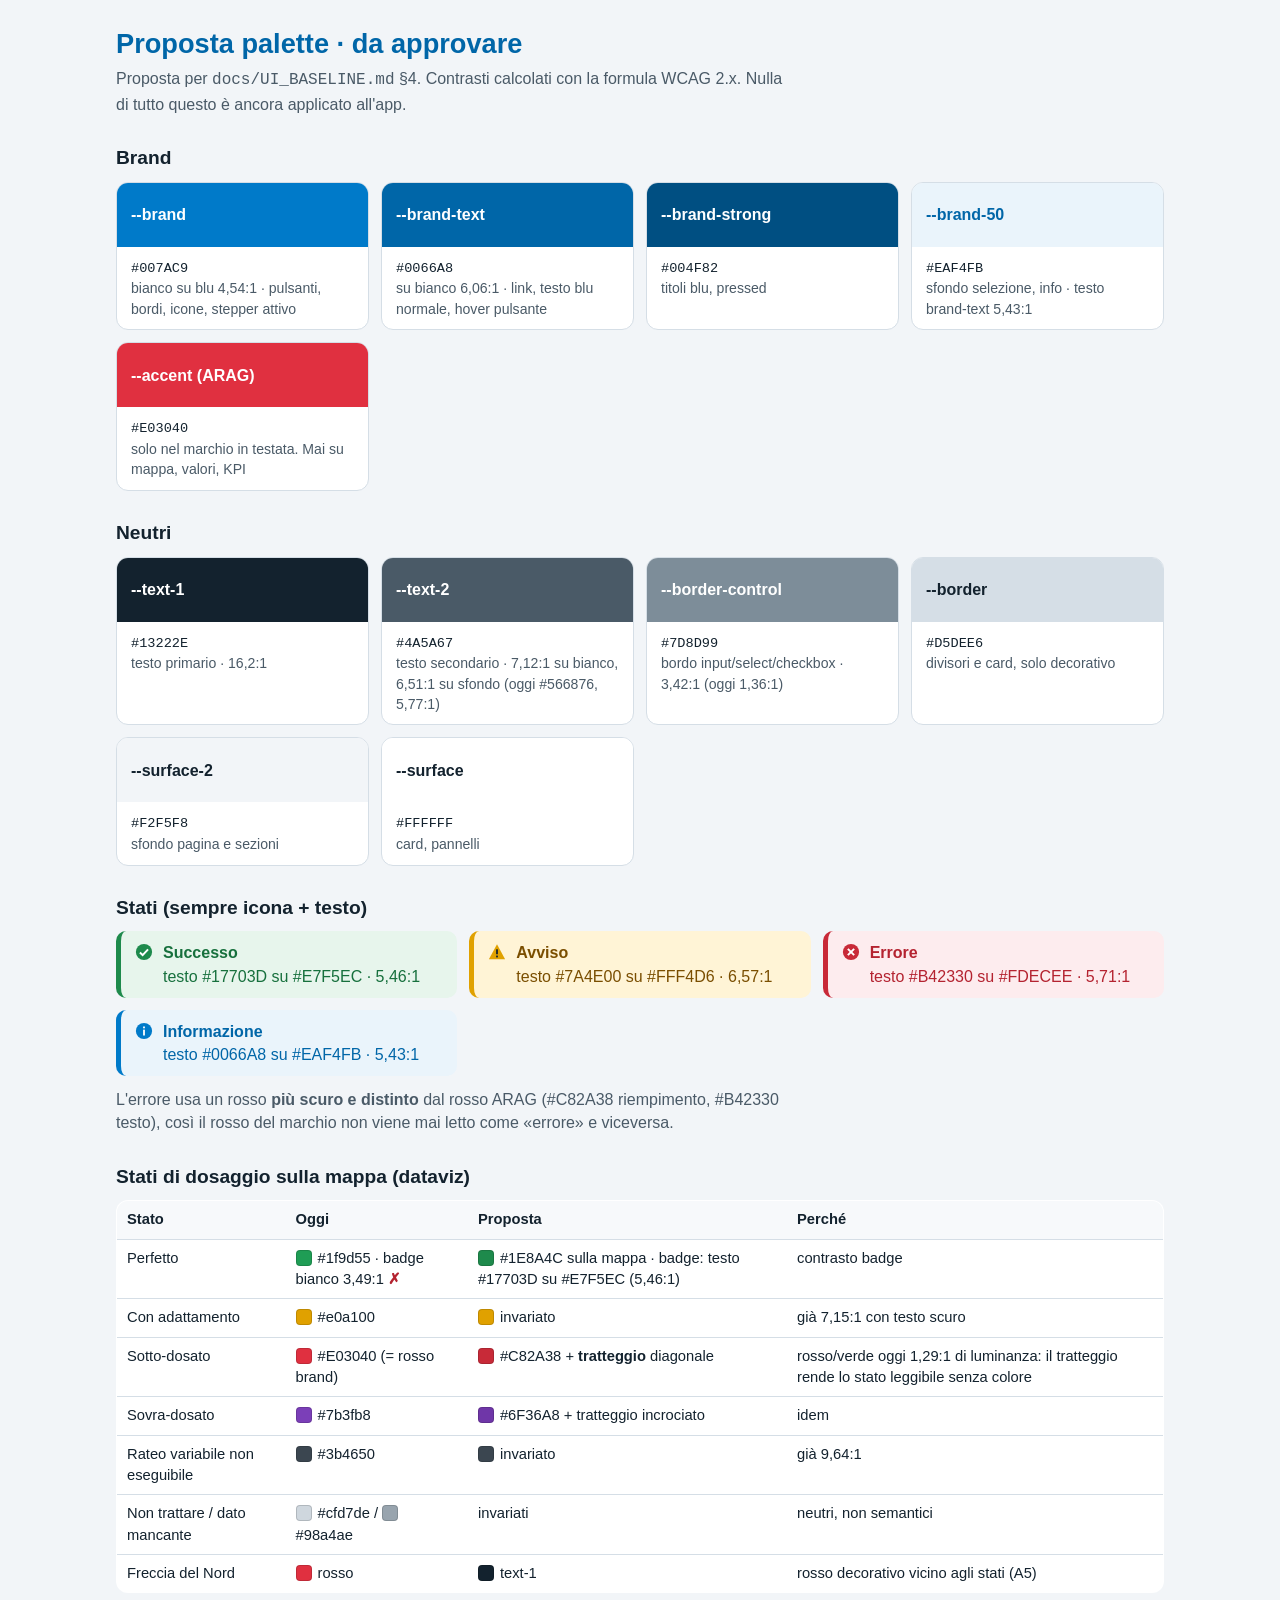
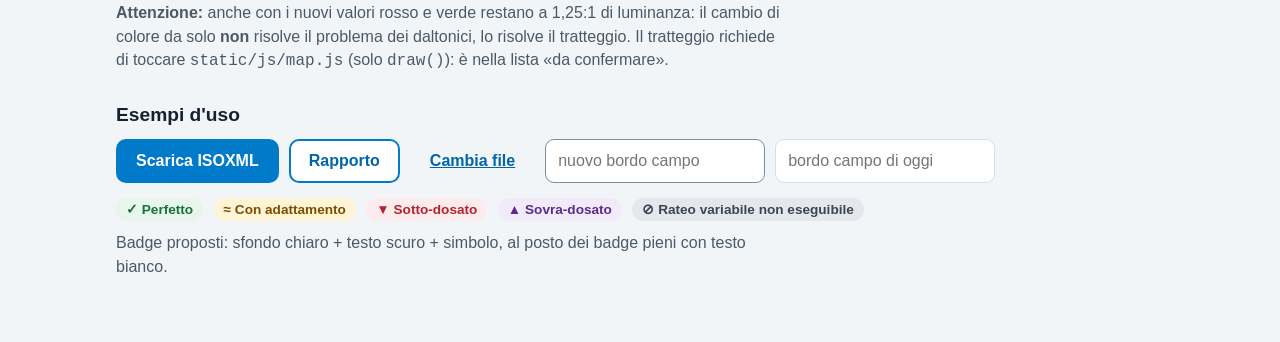
<file: docs/ui-proposta-colori.html>
<!doctype html>
<html lang="it">
<head>
<meta charset="utf-8">
<meta name="viewport" content="width=device-width,initial-scale=1">
<title>Proposta colori</title>
<style>
:root{--ink:#13222E;--text-2:#4A5A67;--bg:#F2F5F8;--line:#D5DEE6}
*{box-sizing:border-box}
body{margin:0;background:var(--bg);color:var(--ink);font:16px/1.45 "Source Sans 3","Helvetica Neue",Arial,sans-serif}
main{max-width:1080px;margin:0 auto;padding:24px 16px 60px}
h1{font-size:1.7rem;margin:0 0 4px;color:#0066A8} h2{font-size:1.2rem;margin:28px 0 10px}
p{margin:4px 0 12px;color:var(--text-2);max-width:75ch}
.grid{display:grid;grid-template-columns:repeat(auto-fill,minmax(230px,1fr));gap:12px}
.sw{background:#fff;border:1px solid var(--line);border-radius:12px;overflow:hidden}
.sw .c{height:64px;display:flex;align-items:center;padding:0 14px;font-weight:600}
.sw .m{padding:10px 14px;font-size:.88rem}
.sw code{font-size:.85rem}
.sw .r{color:var(--text-2)}
.ok{color:#17703D;font-weight:600} .ko{color:#B42330;font-weight:600}
.demo{display:grid;grid-template-columns:repeat(auto-fill,minmax(300px,1fr));gap:12px}
.alert{display:flex;gap:10px;align-items:flex-start;border-radius:10px;padding:10px 14px;border-left:5px solid}
.alert svg{flex:none;margin-top:2px}
.al-ok{background:#E7F5EC;border-color:#1E8A4C;color:#17703D}
.al-warn{background:#FFF4D6;border-color:#E0A100;color:#7A4E00}
.al-err{background:#FDECEE;border-color:#C82A38;color:#B42330}
.al-info{background:#EAF4FB;border-color:#007AC9;color:#0066A8}
.alert b{display:block;color:inherit}
.badges span{display:inline-flex;align-items:center;gap:5px;padding:2px 10px;border-radius:99px;font-size:.85rem;font-weight:600;margin:0 6px 6px 0}
table{border-collapse:collapse;width:100%;background:#fff;border:1px solid var(--line);border-radius:12px;overflow:hidden;font-size:.92rem}
th,td{padding:8px 10px;border-bottom:1px solid var(--line);text-align:left;vertical-align:top}
th{background:#F7F9FB}
.chip{display:inline-block;width:16px;height:16px;border-radius:4px;vertical-align:-3px;margin-right:6px;border:1px solid rgba(0,0,0,.15)}
.btnrow{display:flex;gap:10px;flex-wrap:wrap;align-items:center}
.b{min-height:44px;padding:0 18px;border-radius:10px;font:inherit;font-weight:600;border:2px solid #007AC9;display:inline-flex;align-items:center}
.b1{background:#007AC9;color:#fff} .b2{background:#fff;color:#0066A8} .b3{border-color:transparent;background:transparent;color:#0066A8;text-decoration:underline}
input.f{min-height:44px;border:1.5px solid #7D8D99;border-radius:9px;padding:0 12px;font:inherit;width:220px;max-width:100%}
input.f.old{border-color:#d3dfe8}
@media (max-width:560px){.grid{grid-template-columns:1fr}}
</style>
</head>
<body>
<main>
<h1>Proposta palette · da approvare</h1>
<p>Proposta per <code>docs/UI_BASELINE.md</code> §4. Contrasti calcolati con la formula WCAG 2.x. Nulla di tutto questo è ancora applicato all'app.</p>

<h2>Brand</h2>
<div class="grid">
  <div class="sw"><div class="c" style="background:#007AC9;color:#fff">--brand</div><div class="m"><code>#007AC9</code><br><span class="r">bianco su blu 4,54:1 · pulsanti, bordi, icone, stepper attivo</span></div></div>
  <div class="sw"><div class="c" style="background:#0066A8;color:#fff">--brand-text</div><div class="m"><code>#0066A8</code><br><span class="r">su bianco 6,06:1 · link, testo blu normale, hover pulsante</span></div></div>
  <div class="sw"><div class="c" style="background:#004F82;color:#fff">--brand-strong</div><div class="m"><code>#004F82</code><br><span class="r">titoli blu, pressed</span></div></div>
  <div class="sw"><div class="c" style="background:#EAF4FB;color:#0066A8">--brand-50</div><div class="m"><code>#EAF4FB</code><br><span class="r">sfondo selezione, info · testo brand-text 5,43:1</span></div></div>
  <div class="sw"><div class="c" style="background:#E03040;color:#fff">--accent (ARAG)</div><div class="m"><code>#E03040</code><br><span class="r">solo nel marchio in testata. Mai su mappa, valori, KPI</span></div></div>
</div>

<h2>Neutri</h2>
<div class="grid">
  <div class="sw"><div class="c" style="background:#13222E;color:#fff">--text-1</div><div class="m"><code>#13222E</code><br><span class="r">testo primario · 16,2:1</span></div></div>
  <div class="sw"><div class="c" style="background:#4A5A67;color:#fff">--text-2</div><div class="m"><code>#4A5A67</code><br><span class="r">testo secondario · 7,12:1 su bianco, 6,51:1 su sfondo (oggi #566876, 5,77:1)</span></div></div>
  <div class="sw"><div class="c" style="background:#7D8D99;color:#fff">--border-control</div><div class="m"><code>#7D8D99</code><br><span class="r">bordo input/select/checkbox · 3,42:1 (oggi 1,36:1)</span></div></div>
  <div class="sw"><div class="c" style="background:#D5DEE6">--border</div><div class="m"><code>#D5DEE6</code><br><span class="r">divisori e card, solo decorativo</span></div></div>
  <div class="sw"><div class="c" style="background:#F2F5F8">--surface-2</div><div class="m"><code>#F2F5F8</code><br><span class="r">sfondo pagina e sezioni</span></div></div>
  <div class="sw"><div class="c" style="background:#FFFFFF">--surface</div><div class="m"><code>#FFFFFF</code><br><span class="r">card, pannelli</span></div></div>
</div>

<h2>Stati (sempre icona + testo)</h2>
<div class="demo">
  <div class="alert al-ok"><svg width="18" height="18" viewBox="0 0 20 20" aria-hidden="true"><circle cx="10" cy="10" r="9" fill="#1E8A4C"/><path d="M5.5 10.5l3 3 6-6.5" stroke="#fff" stroke-width="2.2" fill="none"/></svg><div><b>Successo</b>testo #17703D su #E7F5EC · 5,46:1</div></div>
  <div class="alert al-warn"><svg width="18" height="18" viewBox="0 0 20 20" aria-hidden="true"><path d="M10 1.5l9 16.5H1z" fill="#E0A100"/><rect x="9" y="7" width="2" height="5.5" fill="#13222E"/><rect x="9" y="14" width="2" height="2" fill="#13222E"/></svg><div><b>Avviso</b>testo #7A4E00 su #FFF4D6 · 6,57:1</div></div>
  <div class="alert al-err"><svg width="18" height="18" viewBox="0 0 20 20" aria-hidden="true"><circle cx="10" cy="10" r="9" fill="#C82A38"/><path d="M6.5 6.5l7 7M13.5 6.5l-7 7" stroke="#fff" stroke-width="2.2"/></svg><div><b>Errore</b>testo #B42330 su #FDECEE · 5,71:1</div></div>
  <div class="alert al-info"><svg width="18" height="18" viewBox="0 0 20 20" aria-hidden="true"><circle cx="10" cy="10" r="9" fill="#007AC9"/><rect x="9" y="8.5" width="2" height="6.5" fill="#fff"/><rect x="9" y="5" width="2" height="2" fill="#fff"/></svg><div><b>Informazione</b>testo #0066A8 su #EAF4FB · 5,43:1</div></div>
</div>
<p style="margin-top:12px">L'errore usa un rosso <b>più scuro e distinto</b> dal rosso ARAG (#C82A38 riempimento, #B42330 testo), così il rosso del marchio non viene mai letto come «errore» e viceversa.</p>

<h2>Stati di dosaggio sulla mappa (dataviz)</h2>
<div style="overflow-x:auto"><table>
<thead><tr><th>Stato</th><th>Oggi</th><th>Proposta</th><th>Perché</th></tr></thead>
<tbody>
<tr><td>Perfetto</td><td><span class="chip" style="background:#1f9d55"></span>#1f9d55 · badge bianco 3,49:1 <span class="ko">✗</span></td><td><span class="chip" style="background:#1E8A4C"></span>#1E8A4C sulla mappa · badge: testo #17703D su #E7F5EC (5,46:1)</td><td>contrasto badge</td></tr>
<tr><td>Con adattamento</td><td><span class="chip" style="background:#e0a100"></span>#e0a100</td><td><span class="chip" style="background:#E0A100"></span>invariato</td><td>già 7,15:1 con testo scuro</td></tr>
<tr><td>Sotto-dosato</td><td><span class="chip" style="background:#E03040"></span>#E03040 (= rosso brand)</td><td><span class="chip" style="background:#C82A38"></span>#C82A38 + <b>tratteggio</b> diagonale</td><td>rosso/verde oggi 1,29:1 di luminanza: il tratteggio rende lo stato leggibile senza colore</td></tr>
<tr><td>Sovra-dosato</td><td><span class="chip" style="background:#7b3fb8"></span>#7b3fb8</td><td><span class="chip" style="background:#6F36A8"></span>#6F36A8 + tratteggio incrociato</td><td>idem</td></tr>
<tr><td>Rateo variabile non eseguibile</td><td><span class="chip" style="background:#3b4650"></span>#3b4650</td><td><span class="chip" style="background:#3B4650"></span>invariato</td><td>già 9,64:1</td></tr>
<tr><td>Non trattare / dato mancante</td><td><span class="chip" style="background:#cfd7de"></span>#cfd7de / <span class="chip" style="background:#98a4ae"></span>#98a4ae</td><td>invariati</td><td>neutri, non semantici</td></tr>
<tr><td>Freccia del Nord</td><td><span class="chip" style="background:#E03040"></span>rosso</td><td><span class="chip" style="background:#13222E"></span>text-1</td><td>rosso decorativo vicino agli stati (A5)</td></tr>
</tbody>
</table></div>
<p style="margin-top:8px"><b>Attenzione:</b> anche con i nuovi valori rosso e verde restano a 1,25:1 di luminanza: il cambio di colore da solo <b>non</b> risolve il problema dei daltonici, lo risolve il tratteggio. Il tratteggio richiede di toccare <code>static/js/map.js</code> (solo <code>draw()</code>): è nella lista «da confermare».</p>

<h2>Esempi d'uso</h2>
<div class="btnrow">
  <button class="b b1" type="button">Scarica ISOXML</button>
  <button class="b b2" type="button">Rapporto</button>
  <button class="b b3" type="button">Cambia file</button>
  <input class="f" placeholder="nuovo bordo campo"><input class="f old" placeholder="bordo campo di oggi">
</div>
<div class="badges" style="margin-top:14px">
  <span style="background:#E7F5EC;color:#17703D">✓ Perfetto</span>
  <span style="background:#FFF4D6;color:#7A4E00">≈ Con adattamento</span>
  <span style="background:#FDECEE;color:#B42330">▼ Sotto-dosato</span>
  <span style="background:#F1EAF8;color:#5B2C8C">▲ Sovra-dosato</span>
  <span style="background:#E4E8EC;color:#3B4650">⊘ Rateo variabile non eseguibile</span>
</div>
<p>Badge proposti: sfondo chiaro + testo scuro + simbolo, al posto dei badge pieni con testo bianco.</p>
</main>
</body>
</html>
</file>
